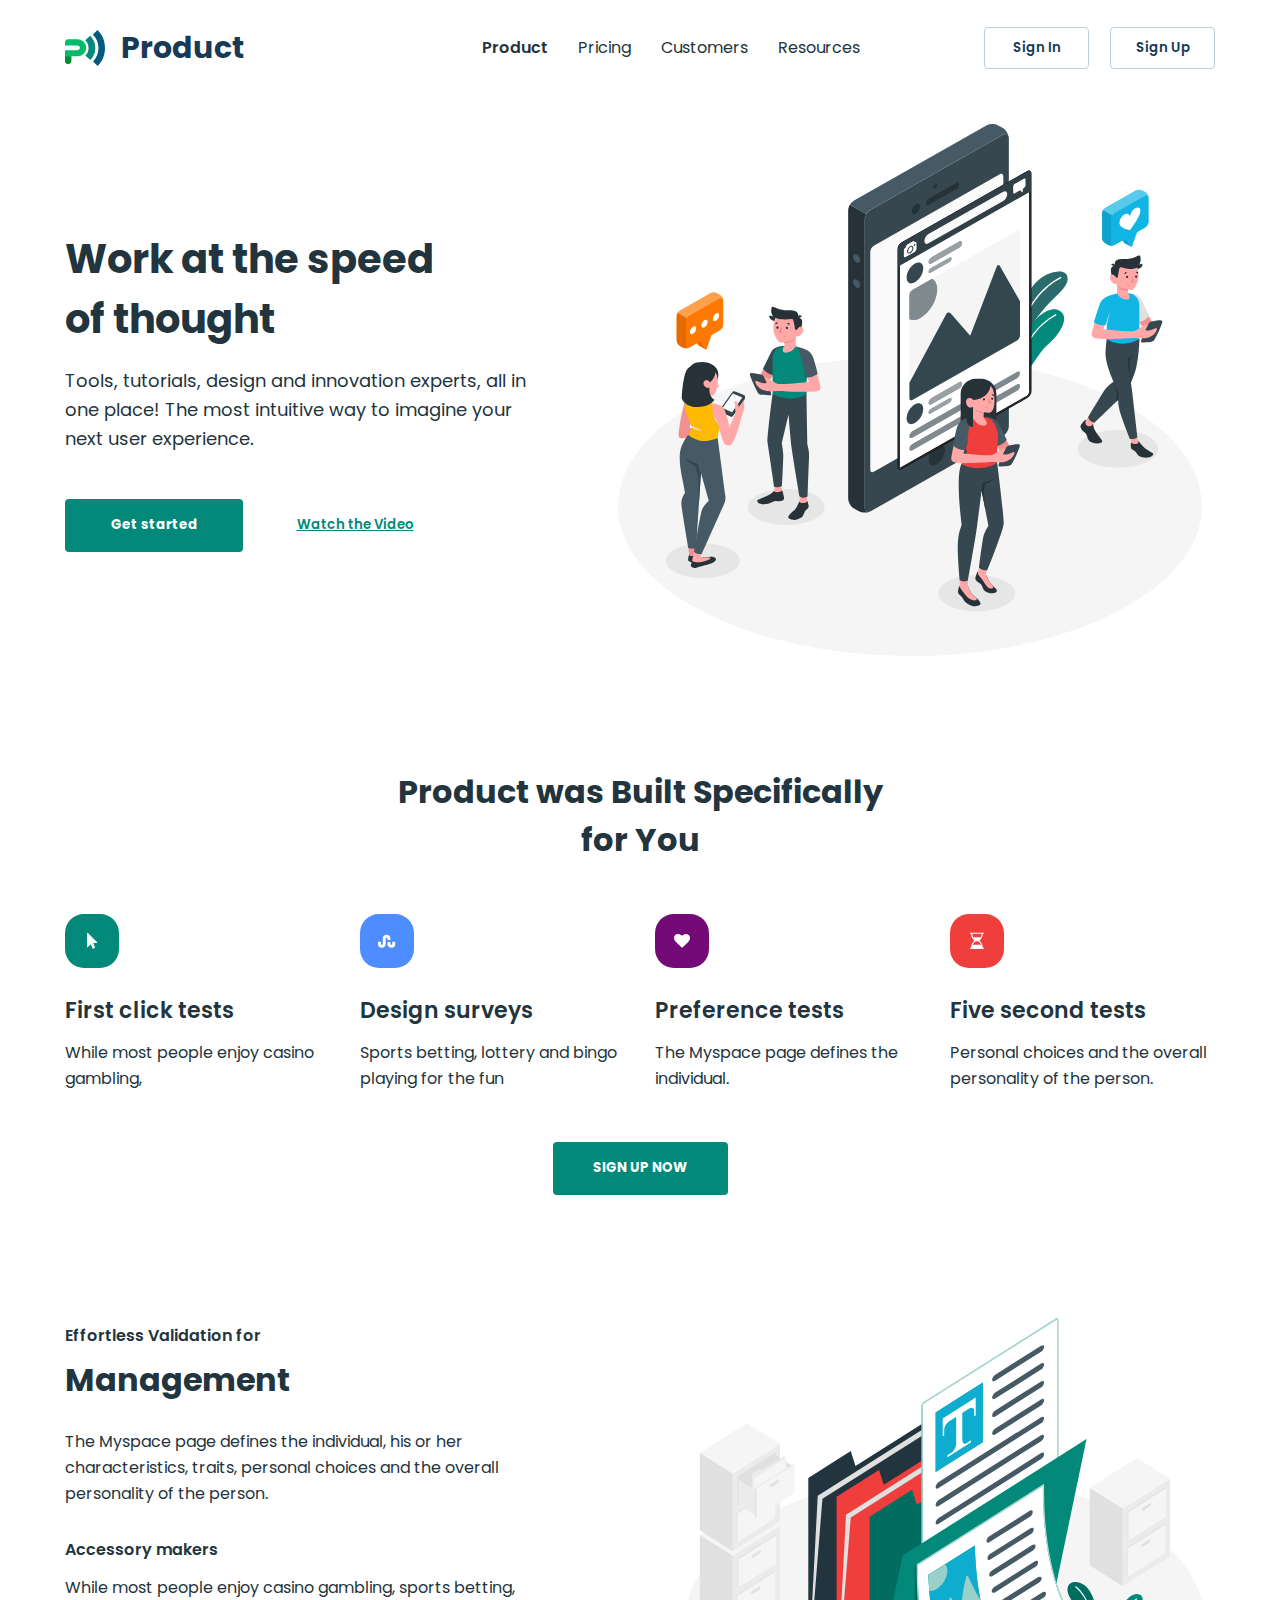
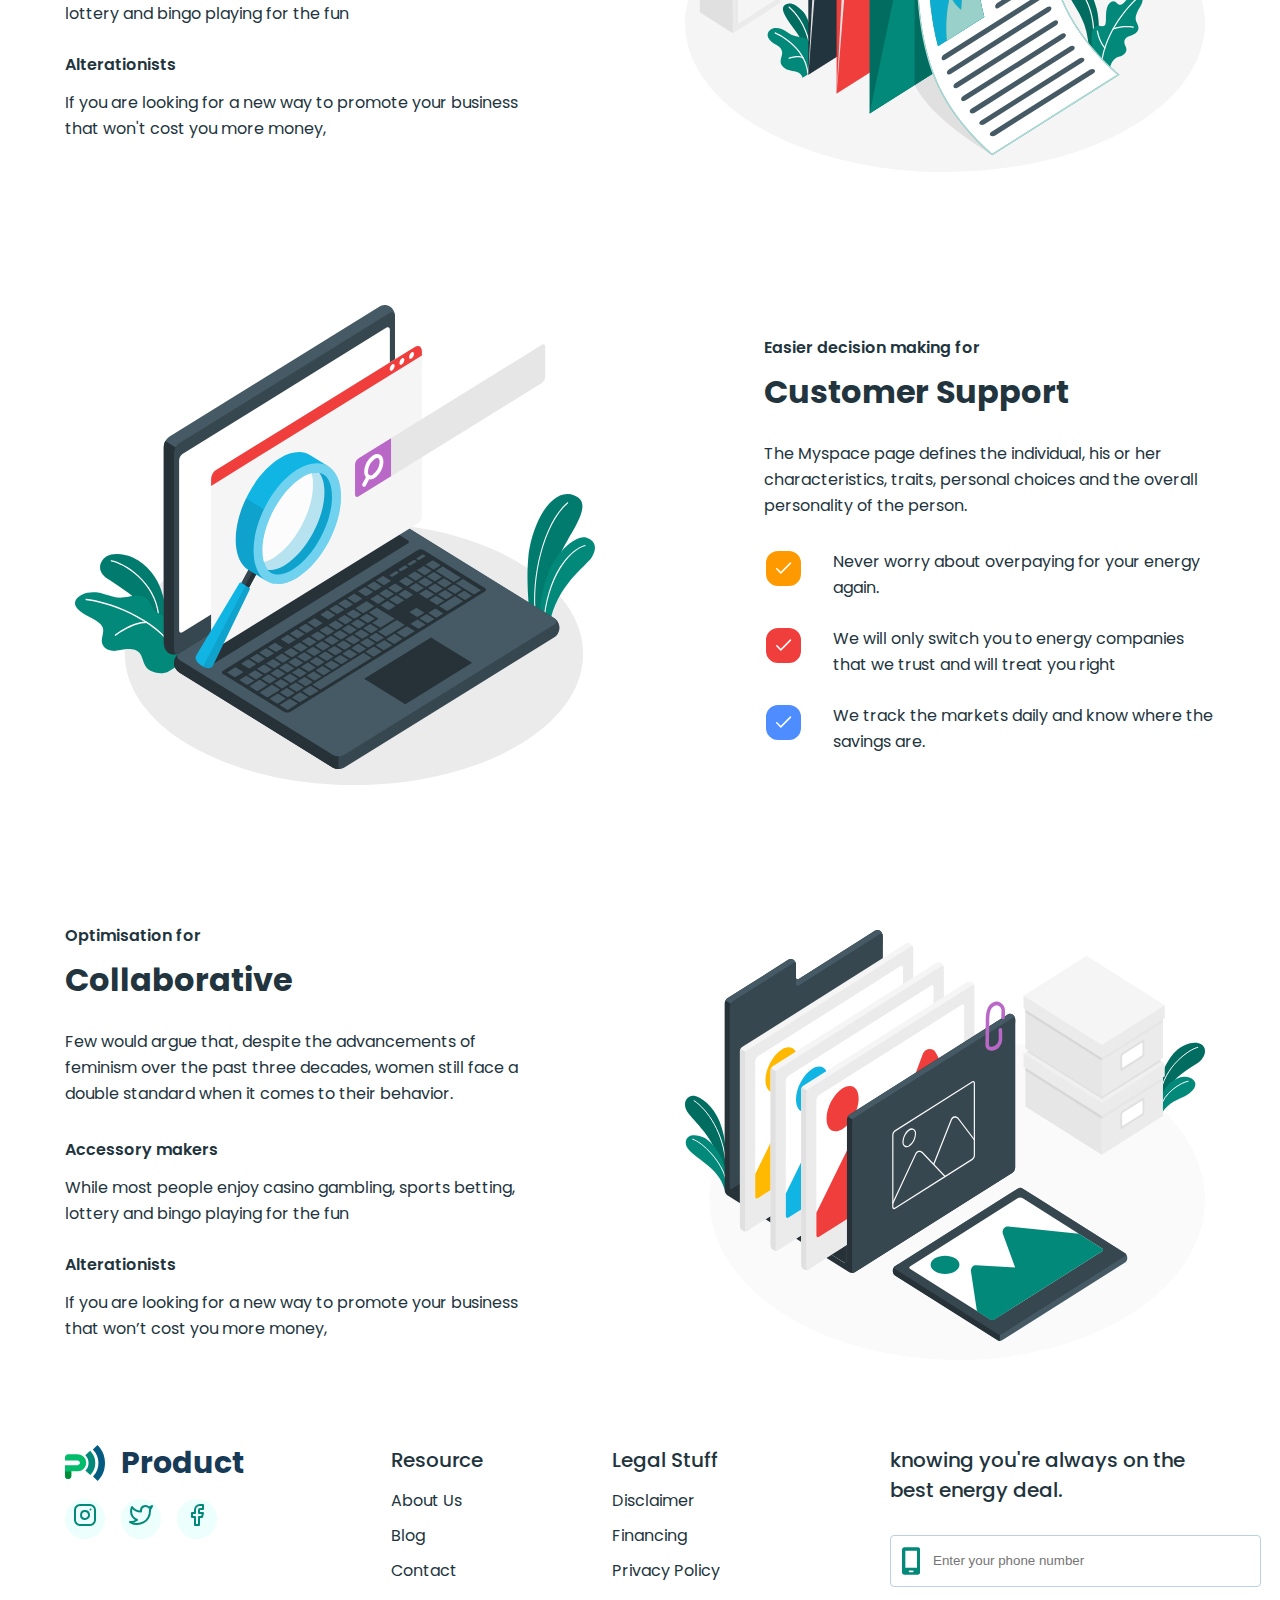
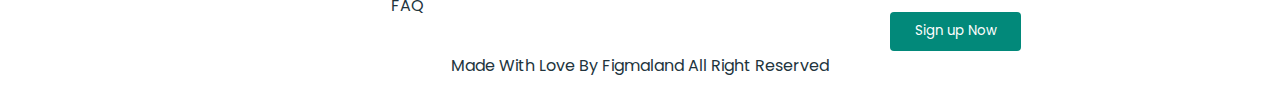
<file: index.html>
<!DOCTYPE html>
<html lang="en">
  <head>
    <meta charset="UTF-8" />
    <meta name="viewport" content="width=device-width, initial-scale=1.0" />
    <title>Business promotion</title>
    <link
      rel="stylesheet"
      href="https://cdnjs.cloudflare.com/ajax/libs/modern-normalize/3.0.1/modern-normalize.min.css"
      integrity="sha512-q6WgHqiHlKyOqslT/lgBgodhd03Wp4BEqKeW6nNtlOY4quzyG3VoQKFrieaCeSnuVseNKRGpGeDU3qPmabCANg=="
      crossorigin="anonymous"
      referrerpolicy="no-referrer"
    />
    <link rel="preconnect" href="https://fonts.googleapis.com" />
    <link rel="preconnect" href="https://fonts.gstatic.com" crossorigin />
    <link
      href="https://fonts.googleapis.com/css2?family=Inter:wght@500;700&family=Montserrat:wght@400;500;600;700&family=Poppins:wght@400;500;600;700;800&family=Roboto:wght@400;500;700;900&display=swap"
      rel="stylesheet"
    />
    <link rel="stylesheet" href="./css/style.css" />
  </head>
  <body>
    <header class="header">
      <div class="container header-container">
        <a class="header-logo logo" href="./index.html">
          <img
            src="./images/index/logo.svg"
            alt="logo"
            width="40"
            height="36"
          />
          Product
        </a>

        <nav class="header-nav">
          <ul class="header-nav-list">
            <li class="header-nav-item">
              <a class="header-nav-link current" href="./index.html">Product</a>
            </li>
            <li class="header-nav-item">
              <a class="header-nav-link" href="./pricing.html">Pricing</a>
            </li>
            <li class="header-nav-item">
              <a class="header-nav-link" href="./customers.html">Customers</a>
            </li>
            <li class="header-nav-item">
              <a class="header-nav-link" href="">Resources</a>
            </li>
          </ul>
        </nav>

        <ul class="header-btn-list">
          <li class="header-btn-item">
            <button class="header-btn" type="button">Sign In</button>
          </li>
          <li class="header-btn-item">
            <button class="header-btn" type="button">Sign Up</button>
          </li>
        </ul>
      </div>
    </header>

    <main>
      <!-- HERO SECTION  -->
      <section class="hero">
        <div class="container hero-container">
          <div>
            <h1 class="hero-title">Work at the speed of thought</h1>
            <p class="hero-text">
              Tools, tutorials, design and innovation experts, all in one place!
              The most intuitive way to imagine your next user experience.
            </p>
            <ul class="hero-list">
              <li class="hero-list-item">
                <button class="hero-start-btn" type="button">
                  Get started
                </button>
              </li>
              <li class="hero-list-item">
                <button class="hero-video-btn" type="button">
                  Watch the Video
                </button>
              </li>
            </ul>
          </div>
          <img
            src="./images/index/hero-img.svg"
            alt="hero-img"
            width="610"
            height="555"
          />
        </div>
      </section>
      <!-- FEATURES SECTION  -->

      <section class="features">
        <div class="container">
          <h2 class="features-title">Product was Built Specifically for You</h2>
          <ul class="features-list">
            <li class="features-item">
              <div class="features-box">
                <svg class="features-icon" width="11" height="18">
                  <use href="./images/icons.svg#icon-cursor"></use>
                </svg>
              </div>
              <h3 class="features-item-title">First click tests</h3>
              <p class="features-item-text">
                While most people enjoy casino gambling,
              </p>
            </li>
            <li class="features-item">
              <div class="features-box">
                <svg class="features-icon" width="18" height="18">
                  <use href="./images/icons.svg#icon-wave"></use>
                </svg>
              </div>
              <h3 class="features-item-title">Design surveys</h3>
              <p class="features-item-text">
                Sports betting, lottery and bingo playing for the fun
              </p>
            </li>
            <li class="features-item">
              <div class="features-box">
                <svg class="features-icon" width="16" height="18">
                  <use href="./images/icons.svg#icon-heart"></use>
                </svg>
              </div>
              <h3 class="features-item-title">Preference tests</h3>
              <p class="features-item-text">
                The Myspace page defines the individual.
              </p>
            </li>
            <li class="features-item">
              <div class="features-box">
                <svg class="features-icon" width="14" height="18">
                  <use href="./images/icons.svg#icon-clock"></use>
                </svg>
              </div>
              <h3 class="features-item-title">Five second tests</h3>
              <p class="features-item-text">
                Personal choices and the overall personality of the person.
              </p>
            </li>
          </ul>
          <button class="features-btn" type="button">sign up now</button>
        </div>
      </section>

      <!-- <section class="features">
        <div class="container">
          <h2 class="features-title">Product was Built Specifically for You</h2>
          <ul class="features-list">
            <li class="features-item">
              <h3 class="features-item-title">First click tests</h3>
              <p class="features-item-text">
                While most people enjoy casino gambling,
              </p>
            </li>
            <li class="features-item">
              <h3 class="features-item-title">Design surveys</h3>
              <p class="features-item-text">
                Sports betting, lottery and bingo playing for the fun
              </p>
            </li>
            <li class="features-item">
              <h3 class="features-item-title">Preference tests</h3>
              <p class="features-item-text">
                The Myspace page defines the individual.
              </p>
            </li>
            <li class="features-item">
              <h3 class="features-item-title">Five second tests</h3>
              <p class="features-item-text">
                Personal choices and the overall personality of the person.
              </p>
            </li>
          </ul>
          <button class="features-btn" type="button">sign up now</button>
        </div>
      </section> -->

      <section class="management">
        <div class="container manage-container">
          <div class="manage-text-container">
            <h2 class="visually-hidden">Services</h2>
            <ul>
              <li>
                <p class="manage-main-title-text">Effortless Validation for</p>
                <h3 class="manage-main-title">Management</h3>
                <p class="manage-text">
                  The Myspace page defines the individual, his or her
                  characteristics, traits, personal choices and the overall
                  personality of the person.
                </p>
                <ul>
                  <li>
                    <h4 class="manage-title">Accessory makers</h4>
                    <p class="manage-title-text">
                      While most people enjoy casino gambling, sports betting,
                      lottery and bingo playing for the fun
                    </p>
                  </li>
                  <li>
                    <h4 class="manage-title">Alterationists</h4>
                    <p class="manage-title-text">
                      If you are looking for a new way to promote your business
                      that won't cost you more money,
                    </p>
                  </li>
                </ul>
              </li>
            </ul>
          </div>
          <div>
            <img
              src="./images/index/management-img.svg"
              alt="management-img"
              width="540"
              height="500"
            />
          </div>
        </div>
      </section>

      <section class="support">
        <div class="container support-container">
          <div>
            <img
              src="./images/index/support-img.svg"
              alt="support-img"
              width="540"
              height="500"
            />
          </div>
          <div class="support-text-container">
            <h2 class="visually-hidden">Support</h2>
            <ul>
              <li>
                <p class="support-main-title-text">
                  Easier decision making for
                </p>
                <h3 class="support-main-title">Customer Support</h3>
                <p class="support-text">
                  The Myspace page defines the individual, his or her
                  characteristics, traits, personal choices and the overall
                  personality of the person.
                </p>
                <ul class="support-list">
                  <li class="support-item">
                    <div class="support-box">
                      <svg class="support-icon" width="16" height="12">
                        <use href="./images/icons.svg#icon-tick"></use>
                      </svg>
                    </div>
                    <p class="support-item-text">
                      Never worry about overpaying for your energy again.
                    </p>
                  </li>
                  <li class="support-item">
                    <div class="support-box">
                      <svg class="support-icon" width="16" height="12">
                        <use href="./images/icons.svg#icon-tick"></use>
                      </svg>
                    </div>
                    <p class="support-item-text">
                      We will only switch you to energy companies that we trust
                      and will treat you right
                    </p>
                  </li>
                  <li class="support-item">
                    <div class="support-box">
                      <svg class="support-icon" width="16" height="12">
                        <use href="./images/icons.svg#icon-tick"></use>
                      </svg>
                    </div>
                    <p class="support-item-text">
                      We track the markets daily and know where the savings are.
                    </p>
                  </li>
                </ul>
              </li>
            </ul>
          </div>
        </div>
      </section>

      <section class="collaborative">
        <div class="container collaborative-container">
          <div class="collaborative-text-container">
            <h2 class="visually-hidden">Collaborative</h2>
            <ul>
              <li>
                <p class="collaborative-main-title-text">Optimisation for</p>
                <h3 class="collaborative-main-title">Collaborative</h3>
                <p class="collaborative-text">
                  Few would argue that, despite the advancements of feminism
                  over the past three decades, women still face a double
                  standard when it comes to their behavior.
                </p>
                <ul>
                  <li>
                    <h4 class="collaborative-title">Accessory makers</h4>
                    <p class="collaborative-title-text">
                      While most people enjoy casino gambling, sports betting,
                      lottery and bingo playing for the fun
                    </p>
                  </li>
                  <li>
                    <h4 class="collaborative-title">Alterationists</h4>
                    <p class="collaborative-title-text">
                      If you are looking for a new way to promote your business
                      that won’t cost you more money,
                    </p>
                  </li>
                </ul>
              </li>
            </ul>
          </div>
          <div>
            <img
              src="./images/index/collaboration-img.svg"
              alt="management-img"
              width="540"
              height="500"
            />
          </div>
        </div>
      </section>
    </main>
    <footer class="footer">
      <div class="container footer-container">
        <div class="logo-footer">
          <a class="footer-logo logo" href="./index.html">
            <img
              src="./images/index/logo.svg"
              alt="logo"
              width="40"
              height="36"
            />
            Product
          </a>
          <ul class="footer-link">
            <li class="footer-links-item">
              <a href="" target="_blank" class="footer-social-link-item">
                <svg class="footer-social-link-icon" width="24" height="24">
                  <use href="./images/icons.svg#icon-instagram"></use>
                </svg>
              </a>
            </li>
            <li class="footer-links-item">
              <a href="" target="_blank" class="footer-social-link-item">
                <svg class="footer-social-link-icon" width="24" height="24">
                  <use href="./images/icons.svg#icon-twitter"></use>
                </svg>
              </a>
            </li>

            <li class="footer-links-item">
              <a href="" target="_blank" class="footer-social-link-item">
                <svg class="footer-social-link-icon" width="24" height="24">
                  <use href="./images/icons.svg#icon-facebook"></use>
                </svg>
              </a>
            </li>
          </ul>
        </div>
        <div class="footer-resource">
          <p class="footer-resource-title">Resource</p>
          <ul class="footer-resource-list">
            <li>
              <a class="footer-resource-list-item" href=""> About Us </a>
            </li>
            <li>
              <a class="footer-resource-list-item" href=""> Blog </a>
            </li>
            <li>
              <a class="footer-resource-list-item" href=""> Contact </a>
            </li>
            <li>
              <a class="footer-resource-list-item" href=""> FAQ </a>
            </li>
          </ul>
        </div>
        <div class="footer-stuff">
          <p class="footer-stuff-title">Legal Stuff</p>
          <ul class="footer-stuff-list">
            <li>
              <a class="footer-stuff-list-item" href=""> Disclaimer </a>
            </li>
            <li>
              <a class="footer-stuff-list-item" href=""> Financing </a>
            </li>
            <li>
              <a class="footer-stuff-list-item" href=""> Privacy Policy </a>
            </li>
          </ul>
        </div>
        <div class="footer-form-container">
          <p class="footer-form-title">
            knowing you're always on the best energy deal.
          </p>
          <form class="footer-form">
            <label class="footer-form-label">
              <input
                class="footer-form-input"
                type="tel"
                name="user-tel"
                placeholder="Enter your phone number"
              />
              <svg class="footer-form-input-icon" width="18" height="28">
                <use href="./images/icons.svg#icon-tel"></use>
              </svg>
            </label>
            <button class="footer-form-button" type="submit">
              Sign up Now
            </button>
          </form>
        </div>
        <p class="footer-copywrite">
          Made With Love By Figmaland All Right Reserved
        </p>
      </div>
    </footer>
  </body>
</html>
</file>
<file: css/style.css>
body {
    font-family: 'Poppins', sans-serif;
    color: #22343d;
    background-color: #fff;
}

a {
    text-decoration: none;
}

ul,
ol {
    list-style-type: none;
    padding-left: 0;
    margin: 0;
}

h1,
h2,
h3,
h4,
h5,
h6,
p {
    margin: 0;
}

img {
    display: block;
}

button {
    cursor: pointer;
    font-family: inherit;
}

.container {
    max-width: 1150px;
    width: 100%;
    padding: 0 20px;
    margin: 0 auto;
}

/* HEADER  */

.header {
}

.header-container {
    display: flex;
    align-items: center;
}

/* .header .container {
display: flex;
} */

.header-logo {
    margin-right: 237px;
}
.logo {
    display: flex;
    align-items: center;
    gap: 16px;
    font-weight: 700;
    font-size: 30px;
    line-height: 0.93;
    color: #173a56;
}
.header-nav {
    margin-right: auto;
}
.header-nav-list {
    display: flex;
  /* gap: 30px; */
}
.header-nav-item:not(:last-child) {
    margin-right: 30px;
}
.header-nav-link {
    display: block;
    padding: 26px 0;
    line-height: 1.75;
    color: #22343d;
}
.current {
    font-weight: 600;
}
.header-btn-list {
    display: flex;
    gap: 21px;
}
.header-btn-item {
}
.header-btn {
    border: 1px solid #bcd0e5;
    border-radius: 4px;
    min-width: 105px;
    height: 42px;
    font-weight: 600;
    text-align: center;
    color: #173a56;
    background-color: transparent;
}

.header-btn:hover,
.header-btn:focus {
    color: #fff;
    background-color: #02897a;
    border: none;
}

/* HERO  */
.hero {
    padding-top: 25px;
    padding-bottom: 100px;
}
.hero-container {
    display: flex;
    align-items: center;
    justify-content: space-between;
}
.hero-title {
    max-width: 377px;
    margin-bottom: 18px;
    font-size: 40px;
    line-height: 1.5;
}
.hero-text {
    margin-bottom: 45px;
    max-width: 465px;
    font-size: 18px;
    line-height: 1.6;
}
.hero-list {
    display: flex;
    gap: 30px;
}
.hero-list-item {
}
.hero-start-btn {
    border-radius: 4px;
    min-width: 178px;
    height: 53px;
    font-weight: 700;
    color: #fff;
    background-color: #02897a;
    border: none;
}
.hero-video-btn {
    min-width: 164px;
    height: 53px;
    font-weight: 600;
    text-decoration: underline;
    text-decoration-skip-ink: none;
    color: #02897a;
    border: none;
    background-color: transparent;
}

/* FEATURES  */

.features {
        padding-bottom: 50px;
}
.features-title {
        max-width: 535px;
        margin-right: auto;
        margin-bottom: 50px;
        margin-left: auto;
        font-size: 32px;
        text-align: center;
}
.features-list {
    display: flex;
    gap: 30px;
    margin-bottom: 50px;
}
.features-item {
    width: calc((100% - 90px) / 4);
}
.features-item-title {
    margin-top: 26px;
    margin-bottom: 13px;
    font-weight: 600;
    font-size: 22px;
}

.features-item-text {
    line-height: 1.62;
}

.features-btn {
    border-radius: 4px;
    min-width: 175px;
    height: 53px;
    display: block;
    margin: 0 auto;
    font-weight: 700;
    color: #fff;
    background-color: #02897a;
    border: none;
    text-transform: uppercase;
}


/* FEATURES*/
.features-box {
    display: flex;
    align-items: center;
    justify-content: center;
    width: 54px;
    height: 54px;
    border-radius: 19px; 
}

.features-icon {
    fill: #fff;
}

.features-item:nth-child(1) .features-box {
    background-color: #02897a;
}
.features-item:nth-child(2) .features-box {
    background-color: #4d8dff;
}
.features-item:nth-child(3) .features-box {
    background-color: #740a76;
}
.features-item:nth-child(4) .features-box {
    background-color:  #f03e3d;
}


/* FEATURES-3  */

/* .features-item-title::before {
    content: "";
    display: block;
    width: 54px;
    height: 54px;
    border-radius: 19px;
    background-repeat: no-repeat;
    background-position: center;
}

.features-item:nth-child(1) .features-item-title::before {
    background-color: #02897a;
    background-image: url('../images/index/icon-1.svg');
}
.features-item:nth-child(2) .features-item-title::before {
    background-color: #4d8dff;
    background-image: url('../images/index/icon-2.svg');
}
.features-item:nth-child(3) .features-item-title::before {
    background-color: #740a76;
    background-image: url('../images/index/icon-3.svg');
}
.features-item:nth-child(4) .features-item-title::before {
    background-color:  #f03e3d;
    background-image: url('../images/index/icon-4.svg');
} */
.management{
    padding-top: 50px;
    padding-bottom: 50px;
}
.manage-container{
    display: flex;
    align-items: center;
    justify-content: space-between;
}
.manage-text-container{
    max-width: 486px;;
}
.visually-hidden {
    position: absolute;
    width: 1px;
    height: 1px;
    margin: -1px;
    border: 0;
    padding: 0;
    white-space: nowrap;
    clip-path: inset(100%);
    clip: rect(0 0 0 0);
    overflow: hidden;
}
.manage-main-title-text{
    font-weight: 600;
    font-size: 16px;
    color: #22343d;
    margin-bottom: 8px;
}
.manage-main-title{
    font-weight: 700;
    font-size: 32px;
    color: #22343d;
    margin-bottom: 25px;
}
.manage-text{
    font-weight: 400;
    font-size: 16px;
    line-height: 1.63;
    color: #22343d;
    margin-bottom: 30px;
}
.manage-title{
    font-weight: 600;
    font-size: 16px;
    line-height: 1.625;
    color: #22343d;
    margin-bottom: 12px;
}
.manage-title-text{
    font-weight: 400;
    font-size: 16px;
    line-height: 1.625;
    color: #22343d;
    margin-bottom: 25px;
}

.support{
    padding-top: 50px;
    padding-bottom: 50px;
}
.support-container{
    display: flex;
    align-items: center;
    justify-content: space-between;
}
.support-text-container{
    max-width: 451px;
}
.support-main-title-text{
    font-weight: 600;
    font-size: 16px;
    color: #22343d;
    margin-bottom: 8px;
}
.support-main-title{
    font-weight: 700;
    font-size: 32px;
    color: #22343d;
    margin-bottom: 25px;
}
.support-text{
    font-weight: 400;
    font-size: 16px;
    line-height: 1.625;
    color: #22343d;
    margin-bottom: 30px;
}
.support-list{
    display: flex;
    flex-direction: column;
    gap: 25px;
}
.support-item{
    display: flex;
    gap: 30px;
}
.support-item-text{
    font-weight: 400;
    font-size: 16px;
    line-height: 1.625;
    color: #22343d;
}
.support-box {
    display: flex;
    align-items: center;
    justify-content: center;
    width: 35px;
    height: 35px;
    border: 2.92px solid #fff;
    border-radius: 14px;
    flex-shrink: 0;
    
}

.support-icon {
    fill: #fff;
}

.support-item:nth-child(1) .support-box {
    background-color: #f90;
}
.support-item:nth-child(2) .support-box {
    background-color: #f03e3d;;
}
.support-item:nth-child(3) .support-box {
    background-color: #4d8dff;;
}
.collaborative{
    padding-top: 50px;
    padding-bottom: 50px;
}
.collaborative-container{
    display: flex;
    align-items: center;
    justify-content: space-between;
}
.collaborative-text-container{
    max-width: 486px;;
}
.visually-hidden {
    position: absolute;
    width: 1px;
    height: 1px;
    margin: -1px;
    border: 0;
    padding: 0;
    white-space: nowrap;
    clip-path: inset(100%);
    clip: rect(0 0 0 0);
    overflow: hidden;
}
.collaborative-main-title-text{
    font-weight: 600;
    font-size: 16px;
    color: #22343d;
    margin-bottom: 8px;
}
.collaborative-main-title{
    font-weight: 700;
    font-size: 32px;
    color: #22343d;
    margin-bottom: 25px;
}
.collaborative-text{
    font-weight: 400;
    font-size: 16px;
    line-height: 1.63;
    color: #22343d;
    margin-bottom: 30px;
}
.collaborative-title{
    font-weight: 600;
    font-size: 16px;
    line-height: 1.625;
    color: #22343d;
    margin-bottom: 12px;
}
.collaborative-title-text{
    font-weight: 400;
    font-size: 16px;
    line-height: 1.625;
    color: #22343d;
    margin-bottom: 25px;
}
.footer-container{
    display: flex;
    flex-wrap: wrap;
}
.logo-footer{
    display: flex;
    flex-direction: column;
    gap: 18px;
    margin-right: 146px;
}
.footer-link{
    display: flex;
    gap: 16px;
}
.footer-links-item{
    display: flex;
    align-items: center;
    justify-content: center;
    height: 40px;
    width: 40px;
    background-color: #edfffc;
    border-radius: 50%;
}
.footer-social-link-icon{
    stroke: #02897a;
    fill: transparent;
}
.footer-resource{
    margin-right: 129px;
}
.footer-resource-title{
    font-weight: 500;
    font-size: 20px;
    line-height: 1.5;
    color: #22343d;
    margin-bottom: 8px;
}
.footer-resource-list-item{
    font-weight: 400;
    font-size: 16px;
    line-height: 2.1875;
    color: #22343d;
}
.footer-stuff-title{
    font-weight: 500;
    font-size: 20px;
    line-height: 1.5;
    color: #22343d;
    margin-bottom: 8px;
}
.footer-stuff-list-item{
    font-weight: 400;
    font-size: 16px;
    line-height: 2.1875;
    color: #22343d;
}
.footer-form-container{
    margin-left: auto;
    max-width: 325px;
}

.footer-form-title{
    font-weight: 500;
    font-size: 20px;
    line-height: 1.5;
    color: #22343d;
    margin-bottom: 30px;
}
.footer-form-label{
    display: block;
    position: relative;
    margin-bottom: 25px;
}
.footer-form-input{
    width: 100%;
    border: 1px solid #bcd0e5;
    border-radius: 4px;
    height: 48px;
    padding-left: 42px;
    outline: transparent;
}
.footer-form-input-icon{
    position: absolute;
    top: 50%;
    transform: translateY(-50%);
    left: 12px;
    fill: #02897a;
}
.footer-form-button{
    display: block;
    border: none;
    border-radius: 4px;
    min-width: 131px;
    height: 39px;
    text-align: center;
    color: #ffffff;
    background-color: #02897a;
}
.footer-copywrite{
    font-size: 16px;
    line-height: 1.86;
    max-width: 100%;
    margin: 0 auto;

}
</file>
